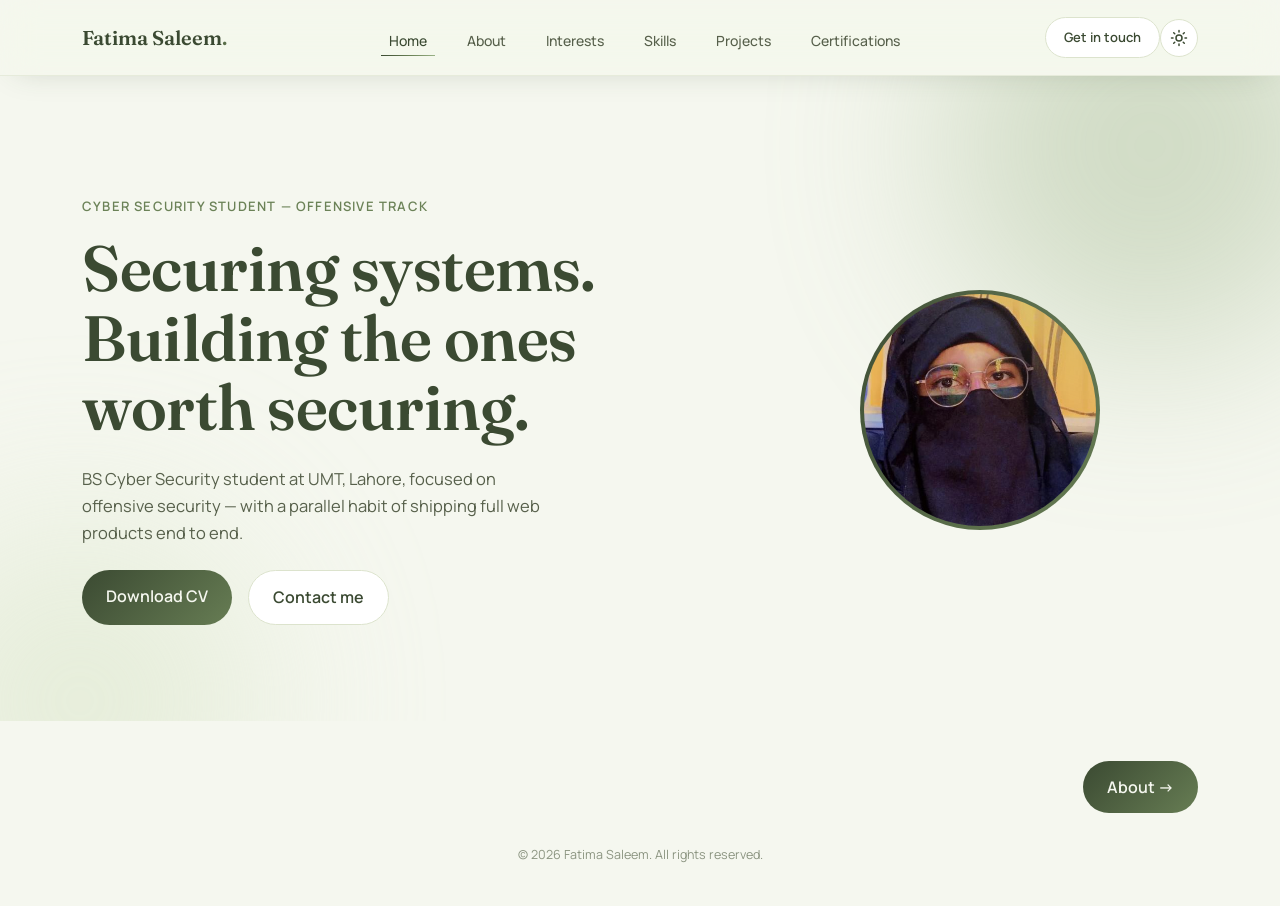
<file: index.html>
<!DOCTYPE html>
<html lang="en">
<head>
<meta charset="UTF-8">
<meta name="viewport" content="width=device-width, initial-scale=1.0">
<title>Fatima Saleem | Cyber Security Student & Web Developer</title>

<!-- Set theme before first paint to avoid a light/dark flash -->
<script>
  (function(){
    var stored = localStorage.getItem('theme');
    var theme = stored || (window.matchMedia('(prefers-color-scheme: dark)').matches ? 'dark' : 'light');
    document.documentElement.setAttribute('data-theme', theme);
  })();
</script>

<link rel="preconnect" href="https://fonts.googleapis.com">
<link rel="preconnect" href="https://fonts.gstatic.com" crossorigin>
<link href="https://fonts.googleapis.com/css2?family=Fraunces:opsz,wght@9..144,400;9..144,500;9..144,600;9..144,700&family=Manrope:wght@400;500;600;700&display=swap" rel="stylesheet">

<!-- Bootstrap 5 -->
<link href="https://cdn.jsdelivr.net/npm/bootstrap@5.3.3/dist/css/bootstrap.min.css" rel="stylesheet">

<!-- Small custom layer: palette, fonts, gradients, motion -->
<link rel="stylesheet" href="style.css">
</head>
<body>

  <!-- NAV -->
  <header class="navbar navbar-expand-lg navbar-glass sticky-top py-3">
    <div class="container">
      <a class="navbar-brand" href="index.html">Fatima Saleem<span class="dot">.</span></a>

      <div class="d-flex align-items-center gap-2 order-lg-3">
        <button class="theme-toggle" id="themeToggle" type="button" aria-label="Toggle dark mode">
          <svg class="icon-sun" viewBox="0 0 24 24" fill="none" stroke="currentColor" stroke-width="2" stroke-linecap="round" stroke-linejoin="round"><circle cx="12" cy="12" r="4"></circle><path d="M12 2v2M12 20v2M4.93 4.93l1.41 1.41M17.66 17.66l1.41 1.41M2 12h2M20 12h2M4.93 19.07l1.41-1.41M17.66 6.34l1.41-1.41"></path></svg>
          <svg class="icon-moon" viewBox="0 0 24 24" fill="none" stroke="currentColor" stroke-width="2" stroke-linecap="round" stroke-linejoin="round"><path d="M21 12.79A9 9 0 1 1 11.21 3 7 7 0 0 0 21 12.79z"></path></svg>
        </button>
        <button class="navbar-toggler border-0" type="button" data-bs-toggle="collapse" data-bs-target="#navMenu" aria-controls="navMenu" aria-expanded="false" aria-label="Toggle navigation">
          <span class="navbar-toggler-icon"></span>
        </button>
      </div>

      <div class="collapse navbar-collapse justify-content-between order-lg-2" id="navMenu">
        <nav class="navbar-nav mx-auto gap-lg-4 gap-2 text-center">
          <a class="nav-link active" href="index.html">Home</a>
          <a class="nav-link" href="about.html">About</a>
          <a class="nav-link" href="interests.html">Interests</a>
          <a class="nav-link" href="skills.html">Skills</a>
          <a class="nav-link" href="projects.html">Projects</a>
          <a class="nav-link" href="certifications.html">Certifications</a>
        </nav>
        <a class="nav-cta d-none d-lg-inline-block" href="contact.html">Get in touch</a>
      </div>
    </div>
  </header>

  <main>

    <section class="hero border-top-0">
<div class="glow glow-a"></div>
<div class="glow glow-b"></div>
<div class="container">
<div class="row align-items-center g-5 flex-lg-row-reverse">
<div class="col-lg-5 text-center">
<div class="hero-photo-frame mx-auto">
<img alt="Fatima Saleem" src="profile-pic.jpg"/>
</div>
</div>
<div class="col-lg-7">
<p class="eyebrow mb-3">Cyber Security Student — Offensive Track</p>
<h1 class="hero-title">Securing systems.<br/>Building the ones<br/>worth securing.</h1>
<p class="hero-sub">
              BS Cyber Security student at UMT, Lahore, focused on offensive security —
              with a parallel habit of shipping full web products end to end.
            </p>
<div class="hero-actions d-flex gap-3 flex-wrap mt-4">
<a class="btn-gradient" download="" href="Fatima Saleem CV -2.pdf">Download CV</a>
<a class="btn-outline-forest" href="contact.html">Contact me</a>
</div>
</div>
</div>
</div>
</section>

    <nav class="page-pager container d-flex justify-content-between align-items-center" aria-label="Page navigation">
      <span></span>
      <a class="btn-gradient" href="about.html">About &rarr;</a>
    </nav>

  </main>

<footer class="text-center py-4">
<p>© 2026 Fatima Saleem. All rights reserved.</p>
</footer>

  <!-- Bootstrap JS (needed for the mobile nav toggle) -->
  <script src="https://cdn.jsdelivr.net/npm/bootstrap@5.3.3/dist/js/bootstrap.bundle.min.js"></script>

  <!-- Dark / light mode toggle -->
  <script>
    document.getElementById('themeToggle').addEventListener('click', function(){
      var root = document.documentElement;
      var next = root.getAttribute('data-theme') === 'dark' ? 'light' : 'dark';
      root.setAttribute('data-theme', next);
      localStorage.setItem('theme', next);
    });
  </script>
</body>
</html>
</file>
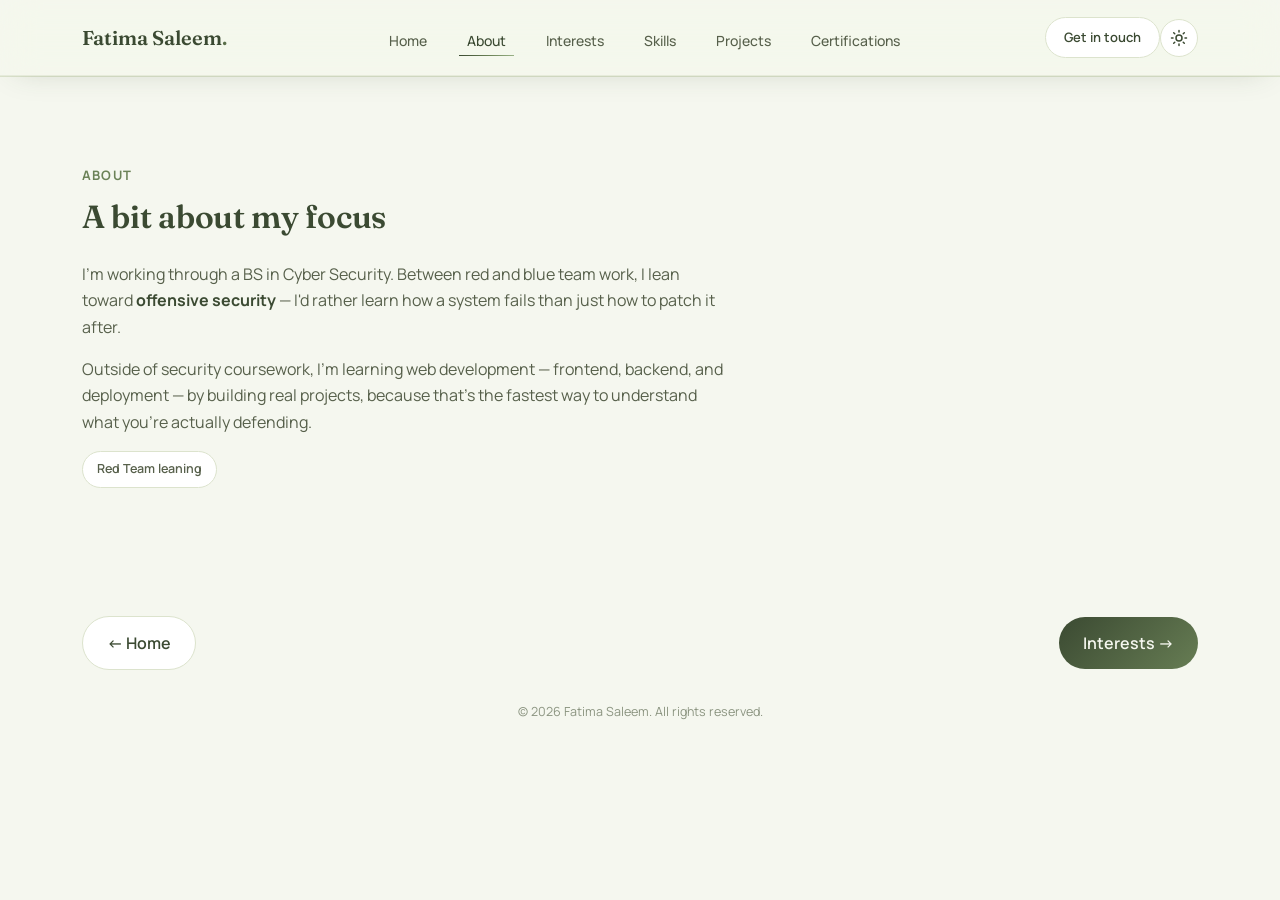
<file: about.html>
<!DOCTYPE html>
<html lang="en">
<head>
<meta charset="UTF-8">
<meta name="viewport" content="width=device-width, initial-scale=1.0">
<title>About | Fatima Saleem | Cyber Security Student & Web Developer</title>

<!-- Set theme before first paint to avoid a light/dark flash -->
<script>
  (function(){
    var stored = localStorage.getItem('theme');
    var theme = stored || (window.matchMedia('(prefers-color-scheme: dark)').matches ? 'dark' : 'light');
    document.documentElement.setAttribute('data-theme', theme);
  })();
</script>

<link rel="preconnect" href="https://fonts.googleapis.com">
<link rel="preconnect" href="https://fonts.gstatic.com" crossorigin>
<link href="https://fonts.googleapis.com/css2?family=Fraunces:opsz,wght@9..144,400;9..144,500;9..144,600;9..144,700&family=Manrope:wght@400;500;600;700&display=swap" rel="stylesheet">

<!-- Bootstrap 5 -->
<link href="https://cdn.jsdelivr.net/npm/bootstrap@5.3.3/dist/css/bootstrap.min.css" rel="stylesheet">

<!-- Small custom layer: palette, fonts, gradients, motion -->
<link rel="stylesheet" href="style.css">
</head>
<body>

  <!-- NAV -->
  <header class="navbar navbar-expand-lg navbar-glass sticky-top py-3">
    <div class="container">
      <a class="navbar-brand" href="index.html">Fatima Saleem<span class="dot">.</span></a>

      <div class="d-flex align-items-center gap-2 order-lg-3">
        <button class="theme-toggle" id="themeToggle" type="button" aria-label="Toggle dark mode">
          <svg class="icon-sun" viewBox="0 0 24 24" fill="none" stroke="currentColor" stroke-width="2" stroke-linecap="round" stroke-linejoin="round"><circle cx="12" cy="12" r="4"></circle><path d="M12 2v2M12 20v2M4.93 4.93l1.41 1.41M17.66 17.66l1.41 1.41M2 12h2M20 12h2M4.93 19.07l1.41-1.41M17.66 6.34l1.41-1.41"></path></svg>
          <svg class="icon-moon" viewBox="0 0 24 24" fill="none" stroke="currentColor" stroke-width="2" stroke-linecap="round" stroke-linejoin="round"><path d="M21 12.79A9 9 0 1 1 11.21 3 7 7 0 0 0 21 12.79z"></path></svg>
        </button>
        <button class="navbar-toggler border-0" type="button" data-bs-toggle="collapse" data-bs-target="#navMenu" aria-controls="navMenu" aria-expanded="false" aria-label="Toggle navigation">
          <span class="navbar-toggler-icon"></span>
        </button>
      </div>

      <div class="collapse navbar-collapse justify-content-between order-lg-2" id="navMenu">
        <nav class="navbar-nav mx-auto gap-lg-4 gap-2 text-center">
          <a class="nav-link" href="index.html">Home</a>
          <a class="nav-link active" href="about.html">About</a>
          <a class="nav-link" href="interests.html">Interests</a>
          <a class="nav-link" href="skills.html">Skills</a>
          <a class="nav-link" href="projects.html">Projects</a>
          <a class="nav-link" href="certifications.html">Certifications</a>
        </nav>
        <a class="nav-cta d-none d-lg-inline-block" href="contact.html">Get in touch</a>
      </div>
    </div>
  </header>

  <main>

    <section class="about" id="about">
<div class="container">
<div class="row">
<div class="col-lg-7">
<p class="section-kicker">About</p>
<h2 class="section-title mb-4">A bit about my focus</h2>
<p class="text-dim mb-3">
              I'm working through a BS in Cyber Security.
              Between red and blue team work, I lean toward <strong class="text-forest">offensive
              security</strong> — I'd rather learn how a system fails than just how to
              patch it after.
            </p>
<p class="text-dim mb-3">
              Outside of security coursework, I'm learning web development —
              frontend, backend, and deployment — by building real projects,
              because that's the fastest way to understand what you're actually defending.
            </p>
<div class="chips d-flex gap-2 flex-wrap mt-3">
<span class="chip">Red Team leaning</span>
</div>
</div>
</div>
</div>
</section>

    <nav class="page-pager container d-flex justify-content-between align-items-center" aria-label="Page navigation">
      <a class="btn-outline-forest" href="index.html">&larr; Home</a>
      <a class="btn-gradient" href="interests.html">Interests &rarr;</a>
    </nav>

  </main>

<footer class="text-center py-4">
<p>© 2026 Fatima Saleem. All rights reserved.</p>
</footer>

  <!-- Bootstrap JS (needed for the mobile nav toggle) -->
  <script src="https://cdn.jsdelivr.net/npm/bootstrap@5.3.3/dist/js/bootstrap.bundle.min.js"></script>

  <!-- Dark / light mode toggle -->
  <script>
    document.getElementById('themeToggle').addEventListener('click', function(){
      var root = document.documentElement;
      var next = root.getAttribute('data-theme') === 'dark' ? 'light' : 'dark';
      root.setAttribute('data-theme', next);
      localStorage.setItem('theme', next);
    });
  </script>
</body>
</html>
</file>
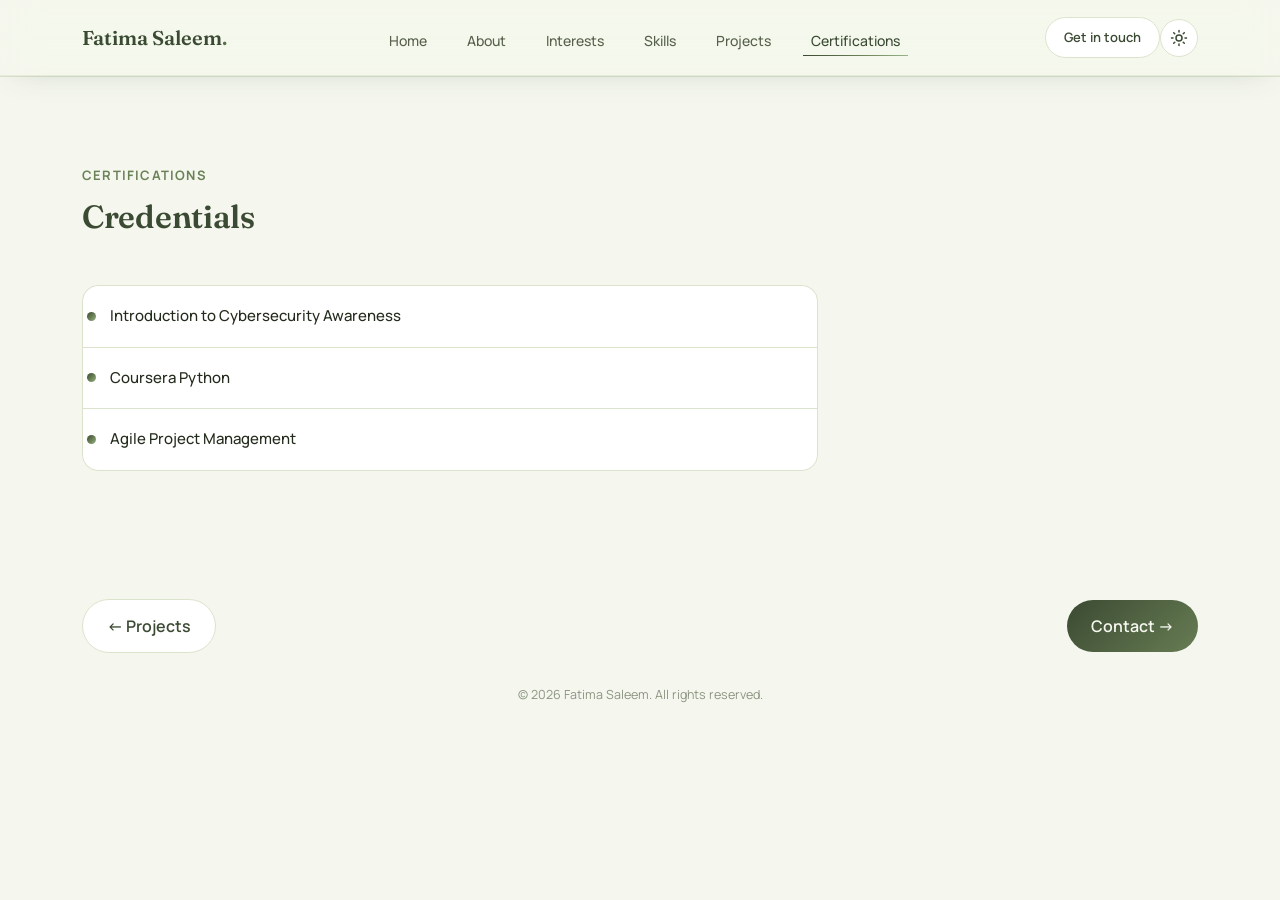
<file: certifications.html>
<!DOCTYPE html>
<html lang="en">
<head>
<meta charset="UTF-8">
<meta name="viewport" content="width=device-width, initial-scale=1.0">
<title>Certifications | Fatima Saleem | Cyber Security Student & Web Developer</title>

<!-- Set theme before first paint to avoid a light/dark flash -->
<script>
  (function(){
    var stored = localStorage.getItem('theme');
    var theme = stored || (window.matchMedia('(prefers-color-scheme: dark)').matches ? 'dark' : 'light');
    document.documentElement.setAttribute('data-theme', theme);
  })();
</script>

<link rel="preconnect" href="https://fonts.googleapis.com">
<link rel="preconnect" href="https://fonts.gstatic.com" crossorigin>
<link href="https://fonts.googleapis.com/css2?family=Fraunces:opsz,wght@9..144,400;9..144,500;9..144,600;9..144,700&family=Manrope:wght@400;500;600;700&display=swap" rel="stylesheet">

<!-- Bootstrap 5 -->
<link href="https://cdn.jsdelivr.net/npm/bootstrap@5.3.3/dist/css/bootstrap.min.css" rel="stylesheet">

<!-- Small custom layer: palette, fonts, gradients, motion -->
<link rel="stylesheet" href="style.css">
</head>
<body>

  <!-- NAV -->
  <header class="navbar navbar-expand-lg navbar-glass sticky-top py-3">
    <div class="container">
      <a class="navbar-brand" href="index.html">Fatima Saleem<span class="dot">.</span></a>

      <div class="d-flex align-items-center gap-2 order-lg-3">
        <button class="theme-toggle" id="themeToggle" type="button" aria-label="Toggle dark mode">
          <svg class="icon-sun" viewBox="0 0 24 24" fill="none" stroke="currentColor" stroke-width="2" stroke-linecap="round" stroke-linejoin="round"><circle cx="12" cy="12" r="4"></circle><path d="M12 2v2M12 20v2M4.93 4.93l1.41 1.41M17.66 17.66l1.41 1.41M2 12h2M20 12h2M4.93 19.07l1.41-1.41M17.66 6.34l1.41-1.41"></path></svg>
          <svg class="icon-moon" viewBox="0 0 24 24" fill="none" stroke="currentColor" stroke-width="2" stroke-linecap="round" stroke-linejoin="round"><path d="M21 12.79A9 9 0 1 1 11.21 3 7 7 0 0 0 21 12.79z"></path></svg>
        </button>
        <button class="navbar-toggler border-0" type="button" data-bs-toggle="collapse" data-bs-target="#navMenu" aria-controls="navMenu" aria-expanded="false" aria-label="Toggle navigation">
          <span class="navbar-toggler-icon"></span>
        </button>
      </div>

      <div class="collapse navbar-collapse justify-content-between order-lg-2" id="navMenu">
        <nav class="navbar-nav mx-auto gap-lg-4 gap-2 text-center">
          <a class="nav-link" href="index.html">Home</a>
          <a class="nav-link" href="about.html">About</a>
          <a class="nav-link" href="interests.html">Interests</a>
          <a class="nav-link" href="skills.html">Skills</a>
          <a class="nav-link" href="projects.html">Projects</a>
          <a class="nav-link active" href="certifications.html">Certifications</a>
        </nav>
        <a class="nav-cta d-none d-lg-inline-block" href="contact.html">Get in touch</a>
      </div>
    </div>
  </header>

  <main>

    <section class="certifications" id="certifications">
<div class="container">
<p class="section-kicker">Certifications</p>
<h2 class="section-title mb-5">Credentials</h2>
<div class="row">
<div class="col-lg-8">
<ul class="list-group list-group-flush cert-list rounded-4 overflow-hidden border" style="border-color:var(--border) !important;">
<li class="list-group-item"><span class="cert-bullet"></span>Introduction to Cybersecurity Awareness</li>
<li class="list-group-item"><span class="cert-bullet"></span>Coursera Python</li>
<li class="list-group-item"><span class="cert-bullet"></span>Agile Project Management</li>
</ul>
</div>
</div>
</div>
</section>

    <nav class="page-pager container d-flex justify-content-between align-items-center" aria-label="Page navigation">
      <a class="btn-outline-forest" href="projects.html">&larr; Projects</a>
      <a class="btn-gradient" href="contact.html">Contact &rarr;</a>
    </nav>

  </main>

<footer class="text-center py-4">
<p>© 2026 Fatima Saleem. All rights reserved.</p>
</footer>

  <!-- Bootstrap JS (needed for the mobile nav toggle) -->
  <script src="https://cdn.jsdelivr.net/npm/bootstrap@5.3.3/dist/js/bootstrap.bundle.min.js"></script>

  <!-- Dark / light mode toggle -->
  <script>
    document.getElementById('themeToggle').addEventListener('click', function(){
      var root = document.documentElement;
      var next = root.getAttribute('data-theme') === 'dark' ? 'light' : 'dark';
      root.setAttribute('data-theme', next);
      localStorage.setItem('theme', next);
    });
  </script>
</body>
</html>
</file>
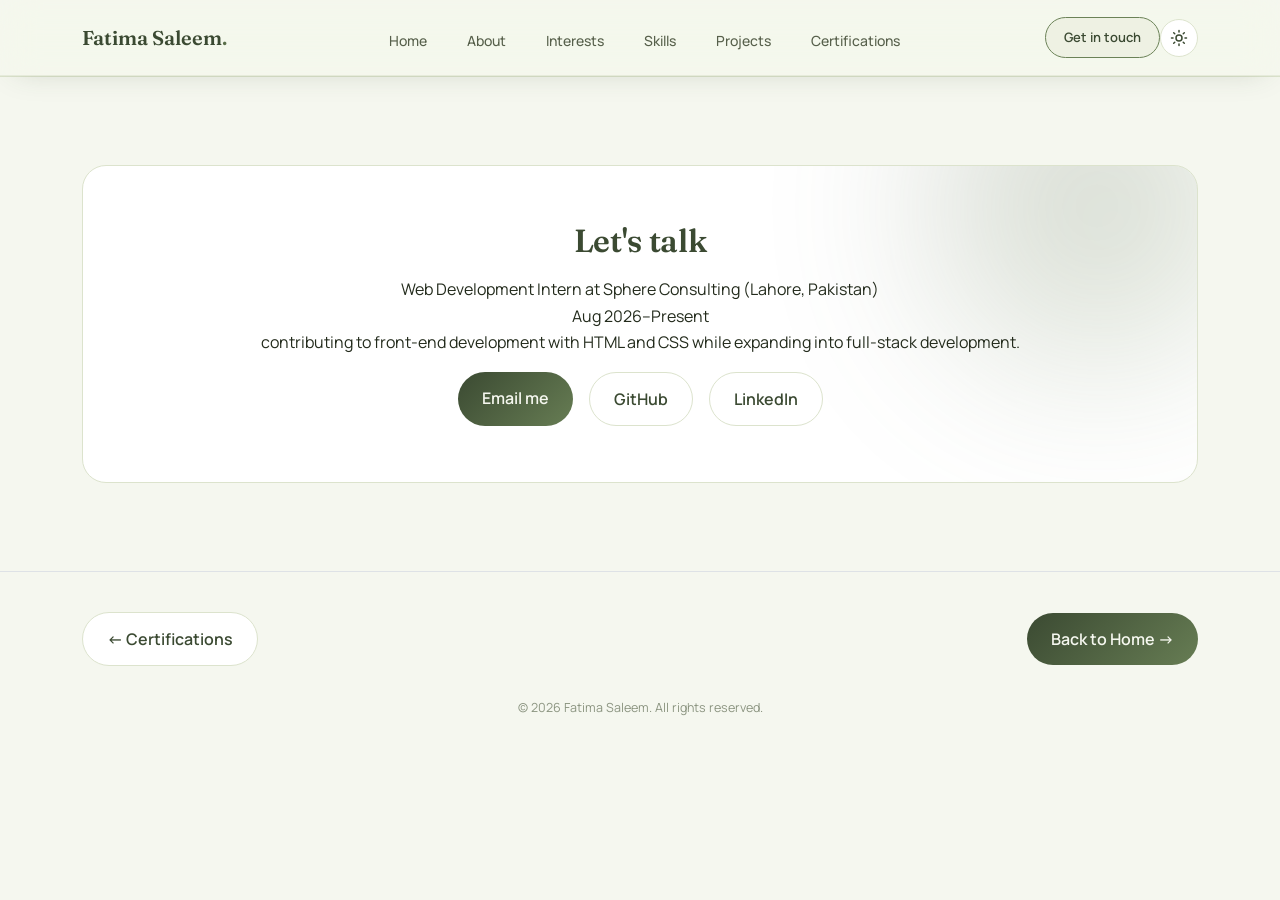
<file: contact.html>
<!DOCTYPE html>
<html lang="en">
<head>
<meta charset="UTF-8">
<meta name="viewport" content="width=device-width, initial-scale=1.0">
<title>Contact | Fatima Saleem | Cyber Security Student & Web Developer</title>

<!-- Set theme before first paint to avoid a light/dark flash -->
<script>
  (function(){
    var stored = localStorage.getItem('theme');
    var theme = stored || (window.matchMedia('(prefers-color-scheme: dark)').matches ? 'dark' : 'light');
    document.documentElement.setAttribute('data-theme', theme);
  })();
</script>

<link rel="preconnect" href="https://fonts.googleapis.com">
<link rel="preconnect" href="https://fonts.gstatic.com" crossorigin>
<link href="https://fonts.googleapis.com/css2?family=Fraunces:opsz,wght@9..144,400;9..144,500;9..144,600;9..144,700&family=Manrope:wght@400;500;600;700&display=swap" rel="stylesheet">

<!-- Bootstrap 5 -->
<link href="https://cdn.jsdelivr.net/npm/bootstrap@5.3.3/dist/css/bootstrap.min.css" rel="stylesheet">

<!-- Small custom layer: palette, fonts, gradients, motion -->
<link rel="stylesheet" href="style.css">
</head>
<body>

  <!-- NAV -->
  <header class="navbar navbar-expand-lg navbar-glass sticky-top py-3">
    <div class="container">
      <a class="navbar-brand" href="index.html">Fatima Saleem<span class="dot">.</span></a>

      <div class="d-flex align-items-center gap-2 order-lg-3">
        <button class="theme-toggle" id="themeToggle" type="button" aria-label="Toggle dark mode">
          <svg class="icon-sun" viewBox="0 0 24 24" fill="none" stroke="currentColor" stroke-width="2" stroke-linecap="round" stroke-linejoin="round"><circle cx="12" cy="12" r="4"></circle><path d="M12 2v2M12 20v2M4.93 4.93l1.41 1.41M17.66 17.66l1.41 1.41M2 12h2M20 12h2M4.93 19.07l1.41-1.41M17.66 6.34l1.41-1.41"></path></svg>
          <svg class="icon-moon" viewBox="0 0 24 24" fill="none" stroke="currentColor" stroke-width="2" stroke-linecap="round" stroke-linejoin="round"><path d="M21 12.79A9 9 0 1 1 11.21 3 7 7 0 0 0 21 12.79z"></path></svg>
        </button>
        <button class="navbar-toggler border-0" type="button" data-bs-toggle="collapse" data-bs-target="#navMenu" aria-controls="navMenu" aria-expanded="false" aria-label="Toggle navigation">
          <span class="navbar-toggler-icon"></span>
        </button>
      </div>

      <div class="collapse navbar-collapse justify-content-between order-lg-2" id="navMenu">
        <nav class="navbar-nav mx-auto gap-lg-4 gap-2 text-center">
          <a class="nav-link" href="index.html">Home</a>
          <a class="nav-link" href="about.html">About</a>
          <a class="nav-link" href="interests.html">Interests</a>
          <a class="nav-link" href="skills.html">Skills</a>
          <a class="nav-link" href="projects.html">Projects</a>
          <a class="nav-link" href="certifications.html">Certifications</a>
        </nav>
        <a class="nav-cta d-none d-lg-inline-block active" href="contact.html" aria-current="page">Get in touch</a>
      </div>
    </div>
  </header>

  <main>

    <section class="contact border-bottom" id="contact">
<div class="container">
<div class="contact-card text-center">
<div class="glow glow-c"></div>
<h2 class="section-title position-relative mb-3">Let's talk</h2>
<p class="position-relative">
            Web Development Intern at Sphere Consulting (Lahore, Pakistan) <br/> Aug 2026–Present <br/>
            contributing to front-end development with HTML and CSS while expanding into full-stack development.
          </p>
<div class="position-relative d-flex gap-3 justify-content-center flex-wrap">
<a class="btn-gradient" href="mailto:fatimasocietien@gmail.com">Email me</a>
<a class="btn-outline-forest" href="https://github.com/Fatima-46">GitHub</a>
<a class="btn-outline-forest" href="https://www.linkedin.com/in/fatima-saleem-533661392/">LinkedIn</a>
</div>
</div>
</div>
</section>

    <nav class="page-pager container d-flex justify-content-between align-items-center" aria-label="Page navigation">
      <a class="btn-outline-forest" href="certifications.html">&larr; Certifications</a>
      <a class="btn-gradient" href="index.html">Back to Home &rarr;</a>
    </nav>

  </main>

<footer class="text-center py-4">
<p>© 2026 Fatima Saleem. All rights reserved.</p>
</footer>

  <!-- Bootstrap JS (needed for the mobile nav toggle) -->
  <script src="https://cdn.jsdelivr.net/npm/bootstrap@5.3.3/dist/js/bootstrap.bundle.min.js"></script>

  <!-- Dark / light mode toggle -->
  <script>
    document.getElementById('themeToggle').addEventListener('click', function(){
      var root = document.documentElement;
      var next = root.getAttribute('data-theme') === 'dark' ? 'light' : 'dark';
      root.setAttribute('data-theme', next);
      localStorage.setItem('theme', next);
    });
  </script>
</body>
</html>
</file>
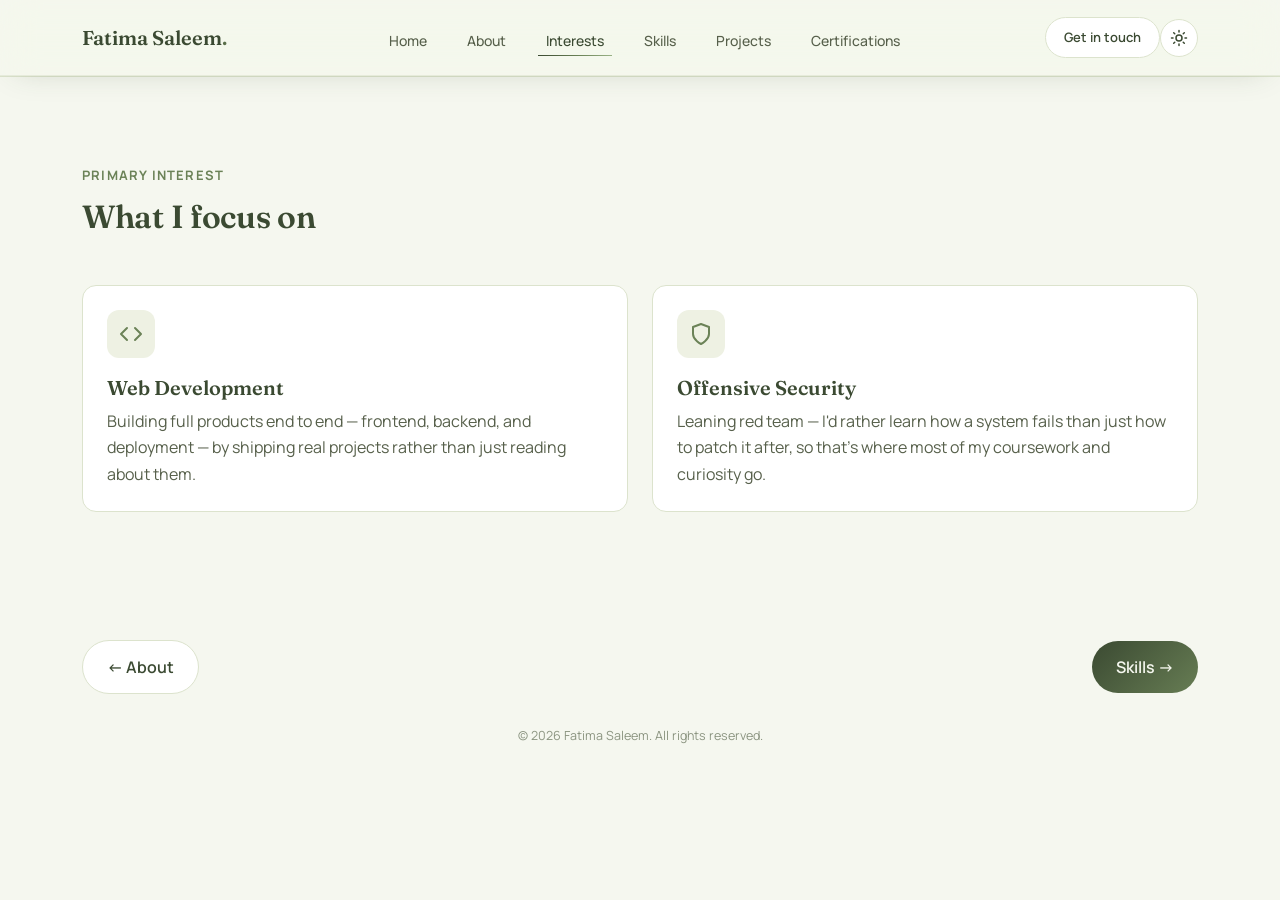
<file: interests.html>
<!DOCTYPE html>
<html lang="en">
<head>
<meta charset="UTF-8">
<meta name="viewport" content="width=device-width, initial-scale=1.0">
<title>Interests | Fatima Saleem | Cyber Security Student & Web Developer</title>

<!-- Set theme before first paint to avoid a light/dark flash -->
<script>
  (function(){
    var stored = localStorage.getItem('theme');
    var theme = stored || (window.matchMedia('(prefers-color-scheme: dark)').matches ? 'dark' : 'light');
    document.documentElement.setAttribute('data-theme', theme);
  })();
</script>

<link rel="preconnect" href="https://fonts.googleapis.com">
<link rel="preconnect" href="https://fonts.gstatic.com" crossorigin>
<link href="https://fonts.googleapis.com/css2?family=Fraunces:opsz,wght@9..144,400;9..144,500;9..144,600;9..144,700&family=Manrope:wght@400;500;600;700&display=swap" rel="stylesheet">

<!-- Bootstrap 5 -->
<link href="https://cdn.jsdelivr.net/npm/bootstrap@5.3.3/dist/css/bootstrap.min.css" rel="stylesheet">

<!-- Small custom layer: palette, fonts, gradients, motion -->
<link rel="stylesheet" href="style.css">
</head>
<body>

  <!-- NAV -->
  <header class="navbar navbar-expand-lg navbar-glass sticky-top py-3">
    <div class="container">
      <a class="navbar-brand" href="index.html">Fatima Saleem<span class="dot">.</span></a>

      <div class="d-flex align-items-center gap-2 order-lg-3">
        <button class="theme-toggle" id="themeToggle" type="button" aria-label="Toggle dark mode">
          <svg class="icon-sun" viewBox="0 0 24 24" fill="none" stroke="currentColor" stroke-width="2" stroke-linecap="round" stroke-linejoin="round"><circle cx="12" cy="12" r="4"></circle><path d="M12 2v2M12 20v2M4.93 4.93l1.41 1.41M17.66 17.66l1.41 1.41M2 12h2M20 12h2M4.93 19.07l1.41-1.41M17.66 6.34l1.41-1.41"></path></svg>
          <svg class="icon-moon" viewBox="0 0 24 24" fill="none" stroke="currentColor" stroke-width="2" stroke-linecap="round" stroke-linejoin="round"><path d="M21 12.79A9 9 0 1 1 11.21 3 7 7 0 0 0 21 12.79z"></path></svg>
        </button>
        <button class="navbar-toggler border-0" type="button" data-bs-toggle="collapse" data-bs-target="#navMenu" aria-controls="navMenu" aria-expanded="false" aria-label="Toggle navigation">
          <span class="navbar-toggler-icon"></span>
        </button>
      </div>

      <div class="collapse navbar-collapse justify-content-between order-lg-2" id="navMenu">
        <nav class="navbar-nav mx-auto gap-lg-4 gap-2 text-center">
          <a class="nav-link" href="index.html">Home</a>
          <a class="nav-link" href="about.html">About</a>
          <a class="nav-link active" href="interests.html">Interests</a>
          <a class="nav-link" href="skills.html">Skills</a>
          <a class="nav-link" href="projects.html">Projects</a>
          <a class="nav-link" href="certifications.html">Certifications</a>
        </nav>
        <a class="nav-cta d-none d-lg-inline-block" href="contact.html">Get in touch</a>
      </div>
    </div>
  </header>

  <main>

    <section class="interests" id="interests">
<div class="container">
<p class="section-kicker">Primary Interest</p>
<h2 class="section-title mb-5">What I focus on</h2>
<div class="row row-cols-1 row-cols-md-2 g-4">
<div class="col">
<div class="card-panel h-100 p-4">
<div class="interest-icon">
<svg fill="none" stroke="currentColor" stroke-linecap="round" stroke-linejoin="round" stroke-width="2" viewbox="0 0 24 24"><polyline points="16 18 22 12 16 6"></polyline><polyline points="8 6 2 12 8 18"></polyline></svg>
</div>
<h3 class="font-display fw-semibold fs-5 text-forest mb-2">Web Development</h3>
<p class="text-dim mb-0">Building full products end to end — frontend, backend, and deployment — by shipping real projects rather than just reading about them.</p>
</div>
</div>
<div class="col">
<div class="card-panel h-100 p-4">
<div class="interest-icon">
<svg fill="none" stroke="currentColor" stroke-linecap="round" stroke-linejoin="round" stroke-width="2" viewbox="0 0 24 24"><path d="M12 22s8-4 8-10V5l-8-3-8 3v7c0 6 8 10 8 10z"></path></svg>
</div>
<h3 class="font-display fw-semibold fs-5 text-forest mb-2">Offensive Security</h3>
<p class="text-dim mb-0">Leaning red team — I'd rather learn how a system fails than just how to patch it after, so that's where most of my coursework and curiosity go.</p>
</div>
</div>
</div>
</div>
</section>

    <nav class="page-pager container d-flex justify-content-between align-items-center" aria-label="Page navigation">
      <a class="btn-outline-forest" href="about.html">&larr; About</a>
      <a class="btn-gradient" href="skills.html">Skills &rarr;</a>
    </nav>

  </main>

<footer class="text-center py-4">
<p>© 2026 Fatima Saleem. All rights reserved.</p>
</footer>

  <!-- Bootstrap JS (needed for the mobile nav toggle) -->
  <script src="https://cdn.jsdelivr.net/npm/bootstrap@5.3.3/dist/js/bootstrap.bundle.min.js"></script>

  <!-- Dark / light mode toggle -->
  <script>
    document.getElementById('themeToggle').addEventListener('click', function(){
      var root = document.documentElement;
      var next = root.getAttribute('data-theme') === 'dark' ? 'light' : 'dark';
      root.setAttribute('data-theme', next);
      localStorage.setItem('theme', next);
    });
  </script>
</body>
</html>
</file>
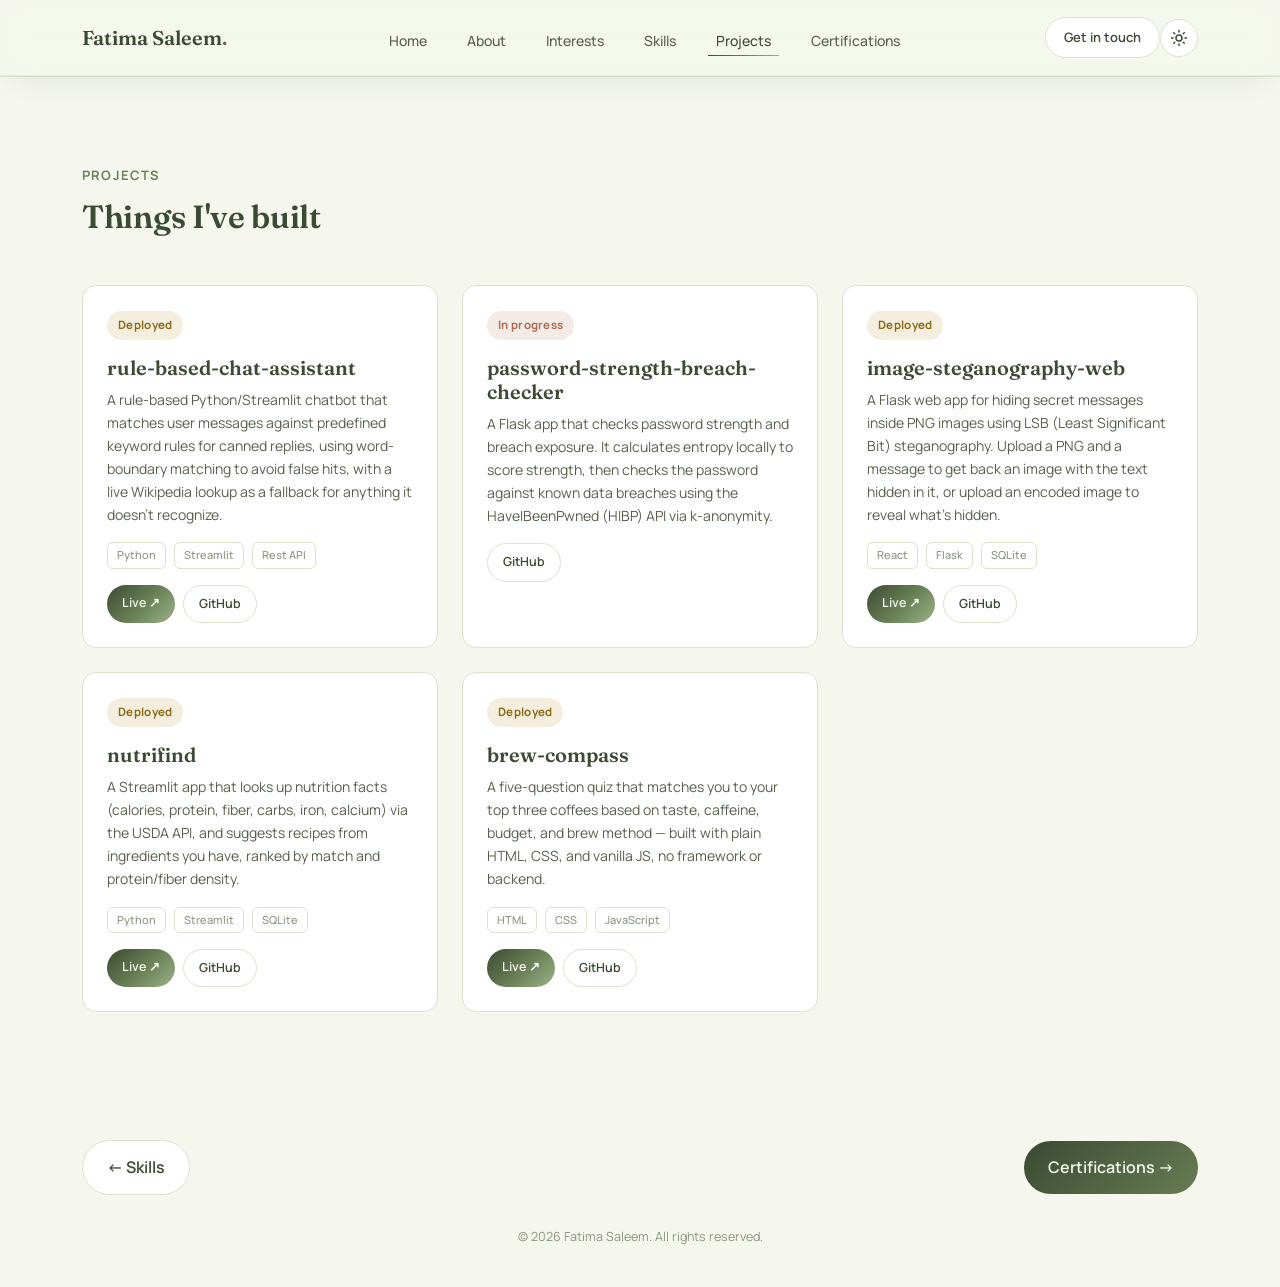
<file: projects.html>
<!DOCTYPE html>
<html lang="en">
<head>
<meta charset="UTF-8">
<meta name="viewport" content="width=device-width, initial-scale=1.0">
<title>Projects | Fatima Saleem | Cyber Security Student & Web Developer</title>

<!-- Set theme before first paint to avoid a light/dark flash -->
<script>
  (function(){
    var stored = localStorage.getItem('theme');
    var theme = stored || (window.matchMedia('(prefers-color-scheme: dark)').matches ? 'dark' : 'light');
    document.documentElement.setAttribute('data-theme', theme);
  })();
</script>

<link rel="preconnect" href="https://fonts.googleapis.com">
<link rel="preconnect" href="https://fonts.gstatic.com" crossorigin>
<link href="https://fonts.googleapis.com/css2?family=Fraunces:opsz,wght@9..144,400;9..144,500;9..144,600;9..144,700&family=Manrope:wght@400;500;600;700&display=swap" rel="stylesheet">

<!-- Bootstrap 5 -->
<link href="https://cdn.jsdelivr.net/npm/bootstrap@5.3.3/dist/css/bootstrap.min.css" rel="stylesheet">

<!-- Small custom layer: palette, fonts, gradients, motion -->
<link rel="stylesheet" href="style.css">
</head>
<body>

  <!-- NAV -->
  <header class="navbar navbar-expand-lg navbar-glass sticky-top py-3">
    <div class="container">
      <a class="navbar-brand" href="index.html">Fatima Saleem<span class="dot">.</span></a>

      <div class="d-flex align-items-center gap-2 order-lg-3">
        <button class="theme-toggle" id="themeToggle" type="button" aria-label="Toggle dark mode">
          <svg class="icon-sun" viewBox="0 0 24 24" fill="none" stroke="currentColor" stroke-width="2" stroke-linecap="round" stroke-linejoin="round"><circle cx="12" cy="12" r="4"></circle><path d="M12 2v2M12 20v2M4.93 4.93l1.41 1.41M17.66 17.66l1.41 1.41M2 12h2M20 12h2M4.93 19.07l1.41-1.41M17.66 6.34l1.41-1.41"></path></svg>
          <svg class="icon-moon" viewBox="0 0 24 24" fill="none" stroke="currentColor" stroke-width="2" stroke-linecap="round" stroke-linejoin="round"><path d="M21 12.79A9 9 0 1 1 11.21 3 7 7 0 0 0 21 12.79z"></path></svg>
        </button>
        <button class="navbar-toggler border-0" type="button" data-bs-toggle="collapse" data-bs-target="#navMenu" aria-controls="navMenu" aria-expanded="false" aria-label="Toggle navigation">
          <span class="navbar-toggler-icon"></span>
        </button>
      </div>

      <div class="collapse navbar-collapse justify-content-between order-lg-2" id="navMenu">
        <nav class="navbar-nav mx-auto gap-lg-4 gap-2 text-center">
          <a class="nav-link" href="index.html">Home</a>
          <a class="nav-link" href="about.html">About</a>
          <a class="nav-link" href="interests.html">Interests</a>
          <a class="nav-link" href="skills.html">Skills</a>
          <a class="nav-link active" href="projects.html">Projects</a>
          <a class="nav-link" href="certifications.html">Certifications</a>
        </nav>
        <a class="nav-cta d-none d-lg-inline-block" href="contact.html">Get in touch</a>
      </div>
    </div>
  </header>

  <main>

    <section class="projects" id="projects">
<div class="container">
<p class="section-kicker">Projects</p>
<h2 class="section-title mb-5">Things I've built</h2>
<div class="row row-cols-1 row-cols-md-2 row-cols-lg-3 g-4">
<div class="col">
<article class="card-panel project-card h-100 p-4">
<div class="mb-3">
<span class="status-badge status-live">Deployed</span>
</div>
<h3 class="font-display fw-semibold fs-5 text-forest mb-2">rule-based-chat-assistant</h3>
<p class="text-dim" style="font-size:14px;">
                A rule-based Python/Streamlit chatbot that matches user messages against predefined
                keyword rules for canned replies, using word-boundary matching to avoid false hits,
                with a live Wikipedia lookup as a fallback for anything it doesn't recognize.
              </p>
<div class="d-flex flex-wrap gap-2 mb-3">
<span class="stack-tag">Python</span><span class="stack-tag">Streamlit</span><span class="stack-tag">Rest API</span>
</div>
<div class="d-flex flex-wrap gap-2">
<a class="btn-sm-live" href="https://rule-based-chat-assistant-vugiaxwlw65fryjymeq3tr.streamlit.app/" rel="noopener noreferrer" target="_blank">Live ↗</a>
<a class="btn-sm-github" href="https://github.com/Fatima-46/rule-based-chat-assistant" rel="noopener noreferrer" target="_blank">GitHub</a>
</div>
</article>
</div>
<div class="col">
<article class="card-panel project-card h-100 p-4">
<div class="mb-3">
<span class="status-badge status-progress">In progress</span>
</div>
<h3 class="font-display fw-semibold fs-5 text-forest mb-2">password-strength-breach-checker</h3>
<p class="text-dim" style="font-size:14px;">
                A Flask app that checks password strength and breach exposure.
                It calculates entropy locally to score strength, then checks the password against
                known data breaches using the HaveIBeenPwned (HIBP) API via k-anonymity.
              </p>
<div class="d-flex flex-wrap gap-2">
<a class="btn-sm-github" href="https://github.com/Fatima-46/password-strength-breach-checker" rel="noopener noreferrer" target="_blank">GitHub</a>
</div>
</article>
</div>
<div class="col">
<article class="card-panel project-card h-100 p-4">
<div class="mb-3">
<span class="status-badge status-live">Deployed</span>
</div>
<h3 class="font-display fw-semibold fs-5 text-forest mb-2">image-steganography-web</h3>
<p class="text-dim" style="font-size:14px;">
                A Flask web app for hiding secret messages inside PNG images
                using LSB (Least Significant Bit) steganography. Upload a PNG and a message to get
                back an image with the text hidden in it, or upload an encoded image to reveal what's hidden.
              </p>
<div class="d-flex flex-wrap gap-2 mb-3">
<span class="stack-tag">React</span><span class="stack-tag">Flask</span><span class="stack-tag">SQLite</span>
</div>
<div class="d-flex flex-wrap gap-2">
<a class="btn-sm-live" href="https://fatimasaleem.pythonanywhere.com/" rel="noopener noreferrer" target="_blank">Live ↗</a>
<a class="btn-sm-github" href="https://github.com/Fatima-46/image-steganography-web" rel="noopener noreferrer" target="_blank">GitHub</a>
</div>
</article>
</div>
<div class="col">
<article class="card-panel project-card h-100 p-4">
<div class="mb-3">
<span class="status-badge status-live">Deployed</span>
</div>
<h3 class="font-display fw-semibold fs-5 text-forest mb-2">nutrifind</h3>
<p class="text-dim" style="font-size:14px;">
                A Streamlit app that looks up nutrition facts (calories, protein, fiber, carbs, iron, calcium)
                via the USDA API, and suggests recipes from ingredients you have, ranked by match and
                protein/fiber density.
              </p>
<div class="d-flex flex-wrap gap-2 mb-3">
<span class="stack-tag">Python</span><span class="stack-tag">Streamlit</span><span class="stack-tag">SQLite</span>
</div>
<div class="d-flex flex-wrap gap-2">
<a class="btn-sm-live" href="https://nutrifind-cae5w7swywmxdymrxoxviw.streamlit.app/" rel="noopener noreferrer" target="_blank">Live ↗</a>
<a class="btn-sm-github" href="https://github.com/Fatima-46/nutrifind" rel="noopener noreferrer" target="_blank">GitHub</a>
</div>
</article>
</div>
<div class="col">
<article class="card-panel project-card h-100 p-4">
<div class="mb-3">
<span class="status-badge status-live">Deployed</span>
</div>
<h3 class="font-display fw-semibold fs-5 text-forest mb-2">brew-compass</h3>
<p class="text-dim" style="font-size:14px;">
                A five-question quiz that matches you to your top three coffees based on taste,
                caffeine, budget, and brew method — built with plain HTML, CSS, and vanilla JS,
                no framework or backend.
              </p>
<div class="d-flex flex-wrap gap-2 mb-3">
<span class="stack-tag">HTML</span><span class="stack-tag">CSS</span><span class="stack-tag">JavaScript</span>
</div>
<div class="d-flex flex-wrap gap-2">
<a class="btn-sm-live" href="https://yourcoffeematch.netlify.app/" rel="noopener noreferrer" target="_blank">Live ↗</a>
<a class="btn-sm-github" href="https://github.com/Fatima-46/brew-compass" rel="noopener noreferrer" target="_blank">GitHub</a>
</div>
</article>
</div>
</div>
</div>
</section>

    <nav class="page-pager container d-flex justify-content-between align-items-center" aria-label="Page navigation">
      <a class="btn-outline-forest" href="skills.html">&larr; Skills</a>
      <a class="btn-gradient" href="certifications.html">Certifications &rarr;</a>
    </nav>

  </main>

<footer class="text-center py-4">
<p>© 2026 Fatima Saleem. All rights reserved.</p>
</footer>

  <!-- Bootstrap JS (needed for the mobile nav toggle) -->
  <script src="https://cdn.jsdelivr.net/npm/bootstrap@5.3.3/dist/js/bootstrap.bundle.min.js"></script>

  <!-- Dark / light mode toggle -->
  <script>
    document.getElementById('themeToggle').addEventListener('click', function(){
      var root = document.documentElement;
      var next = root.getAttribute('data-theme') === 'dark' ? 'light' : 'dark';
      root.setAttribute('data-theme', next);
      localStorage.setItem('theme', next);
    });
  </script>
</body>
</html>
</file>
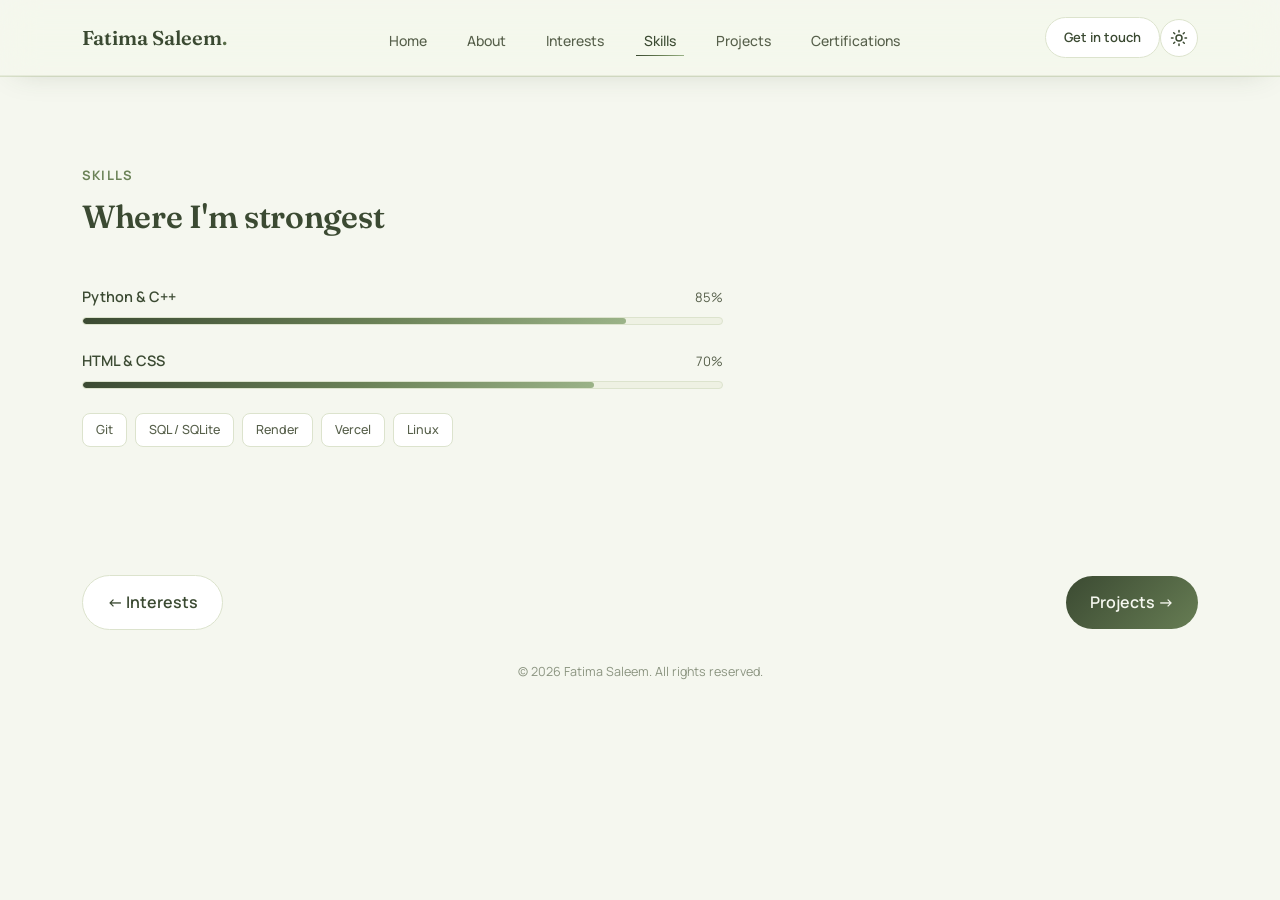
<file: skills.html>
<!DOCTYPE html>
<html lang="en">
<head>
<meta charset="UTF-8">
<meta name="viewport" content="width=device-width, initial-scale=1.0">
<title>Skills | Fatima Saleem | Cyber Security Student & Web Developer</title>

<!-- Set theme before first paint to avoid a light/dark flash -->
<script>
  (function(){
    var stored = localStorage.getItem('theme');
    var theme = stored || (window.matchMedia('(prefers-color-scheme: dark)').matches ? 'dark' : 'light');
    document.documentElement.setAttribute('data-theme', theme);
  })();
</script>

<link rel="preconnect" href="https://fonts.googleapis.com">
<link rel="preconnect" href="https://fonts.gstatic.com" crossorigin>
<link href="https://fonts.googleapis.com/css2?family=Fraunces:opsz,wght@9..144,400;9..144,500;9..144,600;9..144,700&family=Manrope:wght@400;500;600;700&display=swap" rel="stylesheet">

<!-- Bootstrap 5 -->
<link href="https://cdn.jsdelivr.net/npm/bootstrap@5.3.3/dist/css/bootstrap.min.css" rel="stylesheet">

<!-- Small custom layer: palette, fonts, gradients, motion -->
<link rel="stylesheet" href="style.css">
</head>
<body>

  <!-- NAV -->
  <header class="navbar navbar-expand-lg navbar-glass sticky-top py-3">
    <div class="container">
      <a class="navbar-brand" href="index.html">Fatima Saleem<span class="dot">.</span></a>

      <div class="d-flex align-items-center gap-2 order-lg-3">
        <button class="theme-toggle" id="themeToggle" type="button" aria-label="Toggle dark mode">
          <svg class="icon-sun" viewBox="0 0 24 24" fill="none" stroke="currentColor" stroke-width="2" stroke-linecap="round" stroke-linejoin="round"><circle cx="12" cy="12" r="4"></circle><path d="M12 2v2M12 20v2M4.93 4.93l1.41 1.41M17.66 17.66l1.41 1.41M2 12h2M20 12h2M4.93 19.07l1.41-1.41M17.66 6.34l1.41-1.41"></path></svg>
          <svg class="icon-moon" viewBox="0 0 24 24" fill="none" stroke="currentColor" stroke-width="2" stroke-linecap="round" stroke-linejoin="round"><path d="M21 12.79A9 9 0 1 1 11.21 3 7 7 0 0 0 21 12.79z"></path></svg>
        </button>
        <button class="navbar-toggler border-0" type="button" data-bs-toggle="collapse" data-bs-target="#navMenu" aria-controls="navMenu" aria-expanded="false" aria-label="Toggle navigation">
          <span class="navbar-toggler-icon"></span>
        </button>
      </div>

      <div class="collapse navbar-collapse justify-content-between order-lg-2" id="navMenu">
        <nav class="navbar-nav mx-auto gap-lg-4 gap-2 text-center">
          <a class="nav-link" href="index.html">Home</a>
          <a class="nav-link" href="about.html">About</a>
          <a class="nav-link" href="interests.html">Interests</a>
          <a class="nav-link active" href="skills.html">Skills</a>
          <a class="nav-link" href="projects.html">Projects</a>
          <a class="nav-link" href="certifications.html">Certifications</a>
        </nav>
        <a class="nav-cta d-none d-lg-inline-block" href="contact.html">Get in touch</a>
      </div>
    </div>
  </header>

  <main>

    <section class="skills" id="skills">
<div class="container">
<p class="section-kicker">Skills</p>
<h2 class="section-title mb-5">Where I'm strongest</h2>
<div class="row">
<div class="col-lg-7">
<div class="mb-4">
<div class="d-flex justify-content-between align-items-baseline mb-2">
<span class="fw-semibold text-forest" style="font-size:14.5px;">Python &amp; C++</span>
<span class="text-dim" style="font-size:13px;">85%</span>
</div>
<div class="skill-track">
<div class="skill-fill" style="--fill:85%"></div>
</div>
</div>
<div class="mb-4">
<div class="d-flex justify-content-between align-items-baseline mb-2">
<span class="fw-semibold text-forest" style="font-size:14.5px;">HTML &amp; CSS</span>
<span class="text-dim" style="font-size:13px;">70%</span>
</div>
<div class="skill-track">
<div class="skill-fill" style="--fill:80%"></div>
</div>
</div>
<div class="d-flex gap-2 flex-wrap mt-4">
<span class="tag">Git</span>
<span class="tag">SQL / SQLite</span>
<span class="tag">Render</span>
<span class="tag">Vercel</span>
<span class="tag">Linux</span>
</div>
</div>
</div>
</div>
</section>

    <nav class="page-pager container d-flex justify-content-between align-items-center" aria-label="Page navigation">
      <a class="btn-outline-forest" href="interests.html">&larr; Interests</a>
      <a class="btn-gradient" href="projects.html">Projects &rarr;</a>
    </nav>

  </main>

<footer class="text-center py-4">
<p>© 2026 Fatima Saleem. All rights reserved.</p>
</footer>

  <!-- Bootstrap JS (needed for the mobile nav toggle) -->
  <script src="https://cdn.jsdelivr.net/npm/bootstrap@5.3.3/dist/js/bootstrap.bundle.min.js"></script>

  <!-- Dark / light mode toggle -->
  <script>
    document.getElementById('themeToggle').addEventListener('click', function(){
      var root = document.documentElement;
      var next = root.getAttribute('data-theme') === 'dark' ? 'light' : 'dark';
      root.setAttribute('data-theme', next);
      localStorage.setItem('theme', next);
    });
  </script>
</body>
</html>
</file>
<file: style.css>
/* =========================================================
   Fatima Saleem — Portfolio (Bootstrap 5 edition)
   Custom layer: only what Bootstrap can't already do —
   palette, fonts, gradients, glow blobs, motion.
   ========================================================= */

:root{
  --bg:            #F5F7EF;
  --panel:         #FFFFFF;
  --panel-raised:  #EEF1E3;
  --border:        #DCE3CD;

  --text:          #232B1C;
  --text-dim:      #57604B;
  --text-faint:    #8B9480;

  --teal:          #6B8257;   /* moss green */
  --violet:        #3B4A32;   /* deep forest */
  --gradient:      linear-gradient(135deg, #3B4A32, #6B8257 55%, #9BB388 100%);
  --amber:         #C0912F;

  --display: 'Fraunces', Georgia, serif;
  --body:    'Manrope', -apple-system, sans-serif;

  --radius-md: 14px;
  --radius-lg: 24px;
  --shadow-soft: 0 20px 50px -24px rgba(59,74,50,0.35);

  --nav-glass-bg: rgba(245,247,239,0.65);
  --nav-glass-border: rgba(220,227,205,0.6);
  --nav-glass-shadow: 0 8px 32px -16px rgba(59,74,50,0.25);
}

/* ---------------- DARK THEME ---------------- */
:root[data-theme="dark"]{
  --bg:            #12160D;
  --panel:         #1A2014;
  --panel-raised:  #222A19;
  --border:        #313A24;

  --text:          #E8EEDC;
  --text-dim:      #AEBB9C;
  --text-faint:    #77836A;

  --teal:          #9BC17F;
  --violet:        #D9E4C7;
  --amber:         #E0B563;

  --shadow-soft: 0 20px 50px -24px rgba(0,0,0,0.6);

  --nav-glass-bg: rgba(18,22,13,0.55);
  --nav-glass-border: rgba(49,58,36,0.7);
  --nav-glass-shadow: 0 8px 32px -16px rgba(0,0,0,0.5);
}

html{ scroll-behavior:smooth; }

body{
  background:var(--bg);
  color:var(--text);
  font-family:var(--body);
  line-height:1.65;
  -webkit-font-smoothing:antialiased;
  transition:background-color .35s ease, color .35s ease;
}

a{ color:inherit; text-decoration:none; }
::selection{ background:#9BB388; color:var(--violet); }
a:focus-visible, button:focus-visible{
  outline:2px solid var(--teal);
  outline-offset:3px;
  border-radius:4px;
}

.text-dim{ color:var(--text-dim) !important; }
.text-faint{ color:var(--text-faint) !important; }
.text-forest{ color:var(--violet) !important; }
.text-moss{ color:var(--teal) !important; }
.font-display{ font-family:var(--display); }

.section-kicker{
  font-size:13px; font-weight:700; letter-spacing:1.2px; text-transform:uppercase;
  color:var(--teal); margin-bottom:12px;
}
.section-title{
  font-family:var(--display); font-weight:600;
  font-size:32px; letter-spacing:-0.3px;
  color:var(--violet);
}
section{ border-top:1px solid var(--border); padding-top:88px; padding-bottom:88px; }

/* Low-specificity theme-swap fade so colour changes ease in without
   fighting any component's own hover transitions (those stay as-is). */
*, *::before, *::after{
  transition: background-color .35s ease, border-color .35s ease, color .35s ease;
}

/* ---------------- NAV ---------------- */
.navbar-glass{
  background:var(--nav-glass-bg) !important;
  backdrop-filter:blur(18px) saturate(180%);
  -webkit-backdrop-filter:blur(18px) saturate(180%);
  border-bottom:1px solid var(--nav-glass-border);
  box-shadow:var(--nav-glass-shadow);
  transition:background-color .35s ease, border-color .35s ease, box-shadow .35s ease;
}
.navbar-brand{
  font-family:var(--display); font-weight:600; font-size:20px;
  color:var(--violet) !important;
}
.navbar-brand .dot{
  background:var(--gradient);
  background-size:200% 200%;
  -webkit-background-clip:text; background-clip:text; color:transparent;
  animation:gradient-drift 6s ease-in-out infinite;
}
.nav-link{
  font-size:14px; font-weight:500; color:var(--text-dim) !important;
  position:relative; padding-bottom:2px !important;
  transition:color .18s ease;
}
.nav-link::after{
  content:""; position:absolute; left:0; bottom:-2px; width:0; height:1.5px;
  background:var(--gradient);
  transition:width .22s ease;
}
.nav-link:hover{ color:var(--violet) !important; }
.nav-link:hover::after{ width:100%; }
.nav-link.active{ color:var(--violet) !important; }
.nav-link.active::after{ width:100%; }
.nav-cta.active{ border-color:var(--teal); background:var(--panel-raised); }
.nav-cta{
  font-size:13px; font-weight:600; padding:9px 18px;
  border:1px solid var(--border); border-radius:999px;
  color:var(--violet); background:var(--panel);
  transition:border-color .18s ease, background .18s ease, transform .18s ease;
}
.nav-cta:hover{ border-color:var(--teal); background:var(--panel-raised); transform:translateY(-1px); color:var(--violet); }

/* ---------------- THEME TOGGLE ---------------- */
.theme-toggle{
  width:38px; height:38px; flex-shrink:0;
  display:inline-flex; align-items:center; justify-content:center;
  border-radius:50%; border:1px solid var(--border);
  background:var(--panel); color:var(--violet);
  cursor:pointer;
  transition:border-color .18s ease, background .18s ease, transform .18s ease, color .18s ease;
}
.theme-toggle:hover{ border-color:var(--teal); background:var(--panel-raised); transform:translateY(-1px); }
.theme-toggle svg{ width:18px; height:18px; }
.theme-toggle .icon-moon{ display:none; }
[data-theme="dark"] .theme-toggle .icon-sun{ display:none; }
[data-theme="dark"] .theme-toggle .icon-moon{ display:inline-flex; }

/* ---------------- BUTTONS ---------------- */
.btn-gradient{
  background:var(--gradient);
  background-size:200% 200%;
  color:#F5F7EF;
  border:none;
  border-radius:999px;
  font-weight:600;
  padding:13px 24px;
  transition:transform .18s ease, box-shadow .18s ease, background-position .18s ease;
}
.btn-gradient:hover{
  transform:translateY(-2px);
  box-shadow:0 14px 30px -10px rgba(59,74,50,0.5);
  background-position:100% 50%;
  color:#F5F7EF;
}
.btn-outline-forest{
  border:1px solid var(--border); color:var(--violet);
  background:var(--panel);
  border-radius:999px; font-weight:600; padding:13px 24px;
  transition:border-color .18s ease, background .18s ease, transform .18s ease;
}
.btn-outline-forest:hover{
  border-color:var(--teal); background:var(--panel-raised);
  transform:translateY(-2px); color:var(--violet);
}
.btn-sm-live{
  background:var(--gradient); color:#F5F7EF; border:none;
  border-radius:999px; font-size:12.5px; font-weight:600; padding:8px 15px;
  transition:transform .18s ease, box-shadow .18s ease;
}
.btn-sm-live:hover{ transform:translateY(-2px); box-shadow:0 10px 20px -10px rgba(59,74,50,0.5); color:#F5F7EF; }
.btn-sm-github{
  background:var(--panel); color:var(--violet);
  border:1px solid var(--border); border-radius:999px;
  font-size:12.5px; font-weight:600; padding:8px 15px;
  transition:border-color .18s ease, background .18s ease, transform .18s ease;
}
.btn-sm-github:hover{ border-color:var(--teal); background:var(--panel-raised); transform:translateY(-2px); color:var(--violet); }

/* ---------------- HERO ---------------- */
.hero{ position:relative; padding-top:120px; padding-bottom:96px; overflow:hidden; border-top:none; }
.glow{
  position:absolute; border-radius:50%; filter:blur(90px); opacity:.4;
  z-index:0; pointer-events:none; animation:drift 14s ease-in-out infinite;
}
.glow-a{ width:420px; height:420px; top:-140px; right:-80px; background:#9BB388; }
.glow-b{ width:360px; height:360px; bottom:-160px; left:-100px; background:#DCE7CC; opacity:.6; animation-delay:-6s; }
.glow-c{ width:320px; height:320px; top:-120px; right:-60px; background:var(--gradient); opacity:.25; animation-delay:-3s; }
[data-theme="dark"] .glow-a{ opacity:.22; }
[data-theme="dark"] .glow-b{ opacity:.16; }
[data-theme="dark"] .glow-c{ opacity:.35; }

@keyframes drift{ 0%,100%{ transform:translate(0,0) scale(1); } 50%{ transform:translate(-18px,22px) scale(1.06); } }
@keyframes gradient-drift{ 0%,100%{ background-position:0% 50%; } 50%{ background-position:100% 50%; } }
@keyframes rise{ to{ opacity:1; transform:translateY(0); } }

.eyebrow{
  font-size:13px; font-weight:600; letter-spacing:1.2px; text-transform:uppercase;
  color:var(--teal); margin-bottom:20px;
}
.hero-title{
  position:relative; z-index:1;
  font-family:var(--display); font-weight:600;
  font-size:clamp(40px,6vw,64px); line-height:1.08; letter-spacing:-.5px;
  color:var(--violet);
  opacity:0; transform:translateY(18px); animation:rise .8s ease forwards .15s;
}
.hero-sub{
  position:relative; z-index:1;
  font-size:16.5px; color:var(--text-dim); max-width:480px; margin-top:24px;
  opacity:0; transform:translateY(18px); animation:rise .8s ease forwards .3s;
}
.hero-actions{
  position:relative; z-index:1;
  opacity:0; transform:translateY(18px); animation:rise .8s ease forwards .45s;
}
.hero-photo-frame{
  width:240px; height:240px; border-radius:50%;
  background:var(--gradient); background-size:200% 200%; padding:4px;
  animation:gradient-drift 6s ease-in-out infinite, float 6s ease-in-out infinite;
}
.hero-photo-frame img{ width:100%; height:100%; border-radius:50%; object-fit:cover; display:block; }
@keyframes float{ 0%,100%{ transform:translateY(0); } 50%{ transform:translateY(-10px); } }

/* ---------------- CHIPS / TAGS ---------------- */
.chip{
  font-size:12.5px; font-weight:600; padding:7px 14px;
  border-radius:999px; border:1px solid var(--border);
  color:var(--text-dim); background:var(--panel);
  transition:border-color .18s ease, transform .18s ease, color .18s ease;
}
.chip:hover{ border-color:var(--teal); color:var(--violet); transform:translateY(-2px); }
.tag{
  font-size:12.5px; font-weight:500; color:var(--text-dim);
  border:1px solid var(--border); padding:6px 13px; border-radius:8px;
  background:var(--panel);
  transition:border-color .18s ease, color .18s ease;
}
.tag:hover{ border-color:var(--teal); color:var(--violet); }
.stack-tag{
  font-size:11px; font-weight:500; color:var(--text-faint);
  border:1px solid var(--border); padding:3px 9px; border-radius:6px;
  background:transparent;
}

/* ---------------- INTEREST / PROJECT CARDS ---------------- */
.card-panel{
  background:var(--panel); border:1px solid var(--border);
  border-radius:var(--radius-md);
  transition:transform .18s ease, border-color .18s ease, box-shadow .18s ease;
}
.card-panel:hover{ transform:translateY(-4px); border-color:var(--teal); box-shadow:var(--shadow-soft); }

.interest-icon{
  width:48px; height:48px; border-radius:12px;
  background:var(--panel-raised);
  display:flex; align-items:center; justify-content:center;
  color:var(--teal); margin-bottom:18px;
}
.interest-icon svg{ width:24px; height:24px; }

.project-card{ position:relative; overflow:hidden; }
.project-card::before{
  content:""; position:absolute; top:0; left:0; right:0; height:3px;
  background:var(--gradient); opacity:0; transition:opacity .2s ease;
}
.project-card::after{
  content:""; position:absolute; left:0; right:0; top:-40%; height:40%;
  background:linear-gradient(180deg, rgba(107,130,87,0.14), transparent);
  opacity:0; transition:opacity .2s ease; pointer-events:none;
}
.project-card:hover{ transform:translateY(-5px); box-shadow:var(--shadow-soft); border-color:#9BB388; }
.project-card:hover::before{ opacity:1; }
.project-card:hover::after{ opacity:1; animation:scan 1.4s ease-in-out infinite; }
@keyframes scan{ 0%{ top:-40%; } 100%{ top:100%; } }

.status-badge{
  font-size:11.5px; font-weight:700; letter-spacing:.3px;
  padding:5px 11px; border-radius:999px; display:inline-block;
}
.status-live{ color:#8A6A15; background:rgba(192,145,47,0.16); }
.status-progress{ color:#B06A52; background:rgba(176,106,82,0.14); }
[data-theme="dark"] .status-live{ color:#F0C878; background:rgba(224,181,99,0.18); }
[data-theme="dark"] .status-progress{ color:#E4977A; background:rgba(228,151,122,0.16); }

/* ---------------- SKILLS (progress bars) ---------------- */
.skill-track{
  height:8px; border-radius:999px;
  background:var(--panel-raised); border:1px solid var(--border);
  overflow:hidden;
}
.skill-fill{
  height:100%; border-radius:999px;
  background:var(--gradient);
  width:0; animation:fillbar 1.1s cubic-bezier(.16,.8,.3,1) forwards;
}
@keyframes fillbar{ to{ width:var(--fill); } }

/* ---------------- CERTIFICATIONS ---------------- */
.cert-list .list-group-item{
  background:var(--panel); border-color:var(--border);
  font-size:15px; font-weight:500; color:var(--text);
  padding:18px 4px; display:flex; align-items:center; gap:14px;
}
.cert-bullet{
  width:9px; height:9px; flex-shrink:0; border-radius:50%;
  background:var(--gradient); display:inline-block;
}

/* ---------------- PAGE PAGER (prev/next between pages) ---------------- */
.page-pager{
  padding-top:40px;
  padding-bottom:8px;
}
.page-pager > *{ min-width:0; }
@media (max-width: 480px){
  .page-pager{ flex-wrap:wrap; gap:14px; justify-content:center !important; }
}

/* ---------------- CONTACT ---------------- */
.contact-card{
  position:relative; background:var(--panel); border:1px solid var(--border);
  border-radius:var(--radius-lg); padding:56px 48px; overflow:hidden;
}

footer p{ font-size:12.5px; color:var(--text-faint); }

@media (prefers-reduced-motion: reduce){
  *, *::before, *::after{ transition:none !important; animation:none !important; }
  .hero-title, .hero-sub, .hero-actions{ opacity:1; transform:none; animation:none; }
  .skill-fill{ animation:none; width:var(--fill); }
}
</file>
